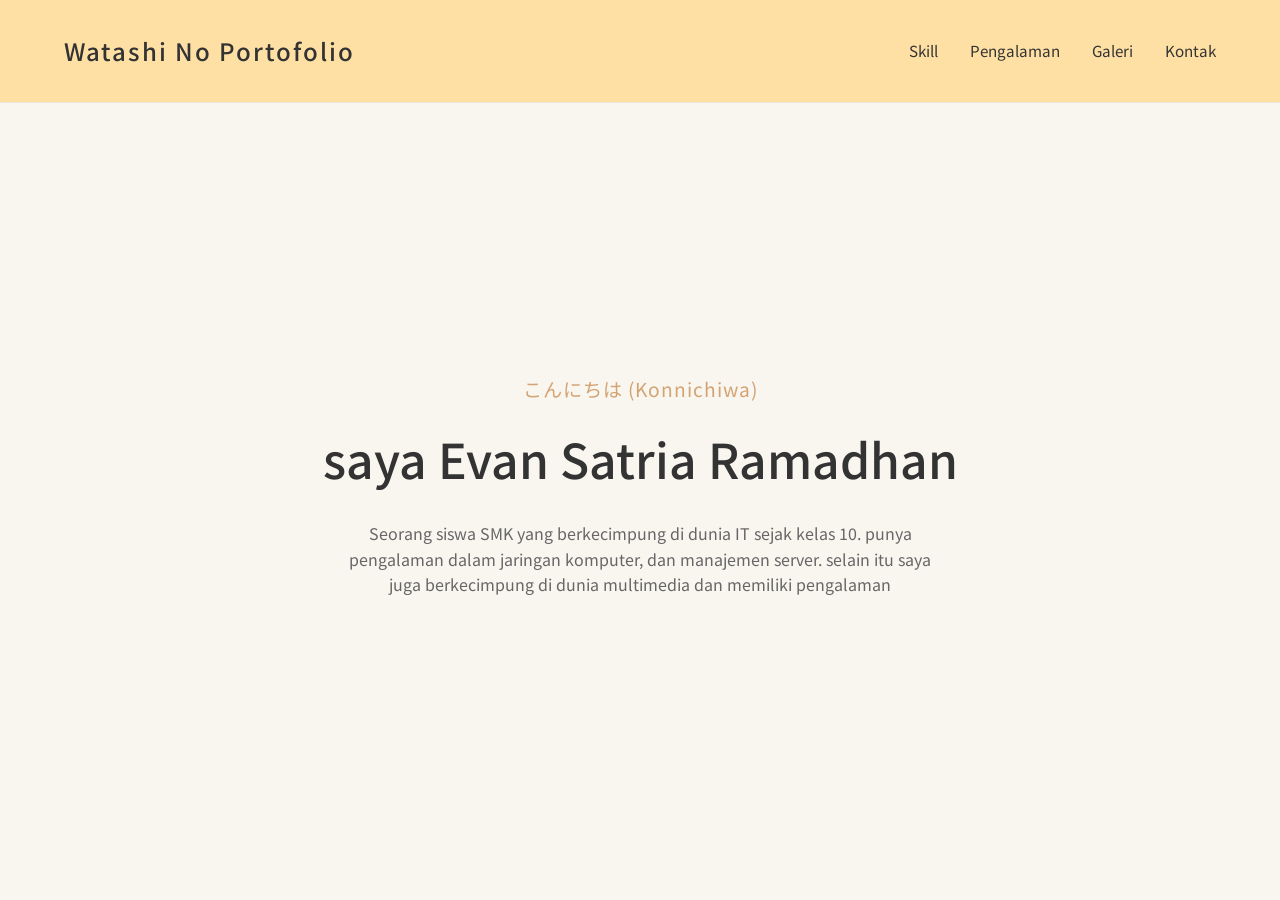
<file: index.html>
<!DOCTYPE html>
<html lang="id">
<head>
    <meta charset="UTF-8">
    <meta name="viewport" content="width=device-width, initial-scale=1.0">
    <title></title>
    <link rel="stylesheet" href="style.css">
</head>
<body>

    <header>
        <a href="index.html" class="logo">Watashi No Portofolio</a>
        <nav>
            <ul>
                <li><a href="skill.html">Skill</a></li>
                <li><a href="pengalaman.html">Pengalaman</a></li>
                <li><a href="gallery.html">Galeri</a></li>
                <li><a href="kontak.html">Kontak</a></li>
            </ul>
        </nav>
    </header>

    <main class="container">
        <p class="hero-subtitle">こんにちは (Konnichiwa)</p>
        <h1 class="hero-title">saya  Evan Satria Ramadhan </h1>
        <p class="hero-desc">
            Seorang siswa SMK yang berkecimpung di dunia IT sejak kelas 10. punya pengalaman dalam jaringan komputer, dan manajemen server. selain itu saya juga berkecimpung di dunia multimedia dan memiliki pengalaman 
        </p>
    </main>

</body>
</html>
</file>
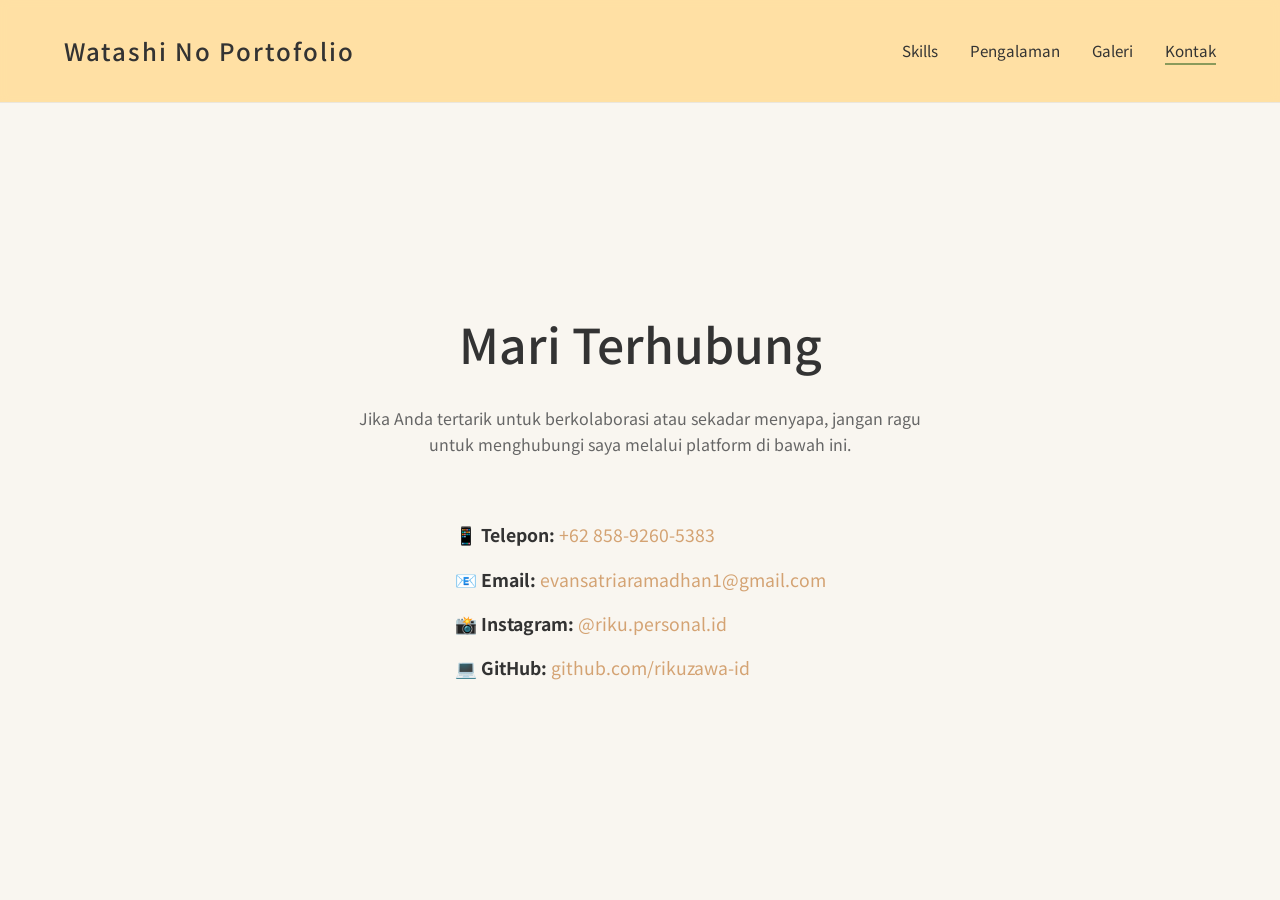
<file: kontak.html>
<!DOCTYPE html>
<html lang="id">
<head>
    <meta charset="UTF-8">
    <meta name="viewport" content="width=device-width, initial-scale=1.0">
    <title>Kontak - Portofolio</title>
    <link rel="stylesheet" href="style.css">
</head>
<body>

    <header>
        <a href="index.html" class="logo">Watashi No Portofolio</a>
        <nav>
            <ul>
                <li><a href="skill.html">Skills</a></li>
                <li><a href="pengalaman.html">Pengalaman</a></li>
                <li><a href="gallery.html">Galeri</a></li>
                <li><a href="kontak.html" class="active">Kontak</a></li>
            </ul>
        </nav>
    </header>

    <main class="container">
        <h1 class="hero-title">Mari Terhubung</h1>
        <p class="hero-desc">Jika Anda tertarik untuk berkolaborasi atau sekadar menyapa, jangan ragu untuk menghubungi saya melalui platform di bawah ini.</p>
        
        <ul class="contact-list">
            <li>📱 <strong>Telepon:</strong> <a href="https://wa.me/6285892605383" target="_blank">+62 858-9260-5383</a></li>
            <li>📧 <strong>Email:</strong> <a href="mailto:evansatriaramadhan1@gmail.com">evansatriaramadhan1@gmail.com</a></li>
            <li>📸 <strong>Instagram:</strong> <a href="https://instagram.com/riku.personal.id" target="_blank">@riku.personal.id</a></li>
            <li>💻 <strong>GitHub:</strong> <a href="https://github.com/rikuzawa-id" target="_blank">github.com/rikuzawa-id</a></li>
        </ul>
    </main>

</body>
</html>
</file>
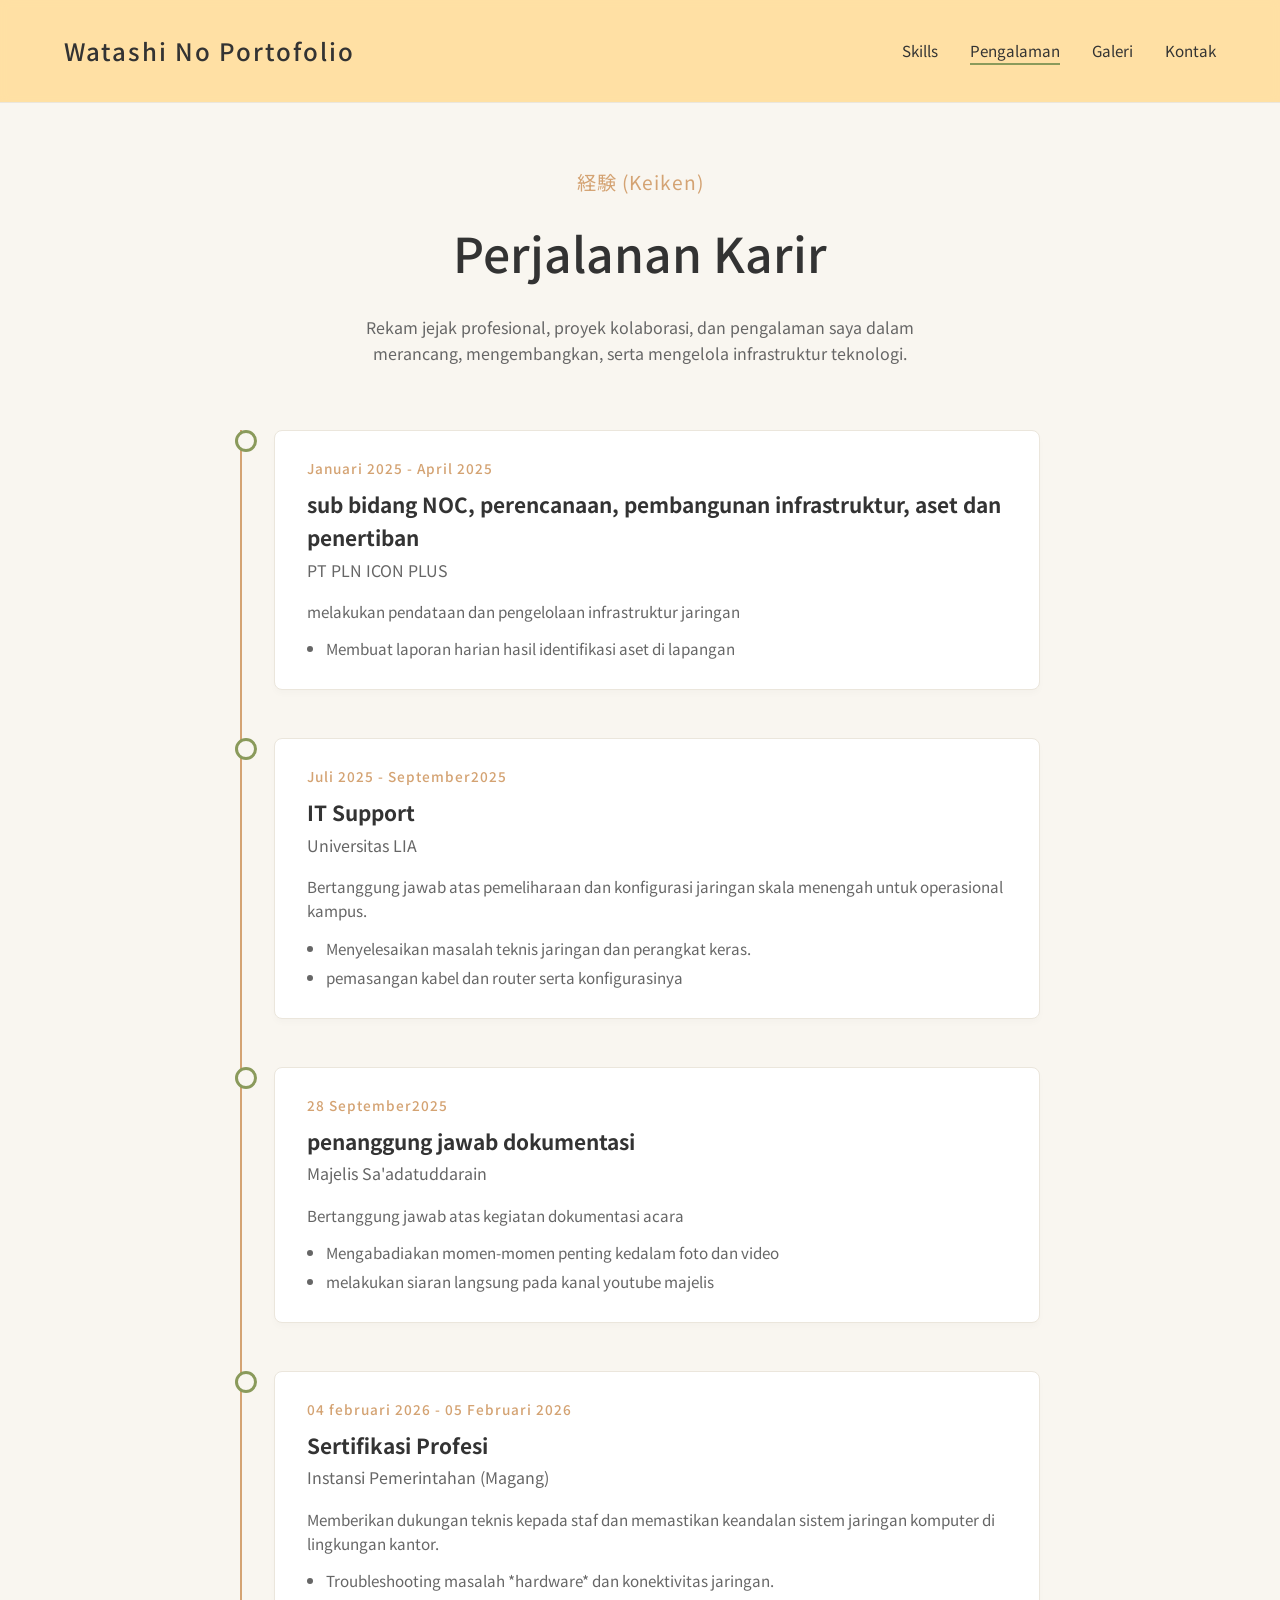
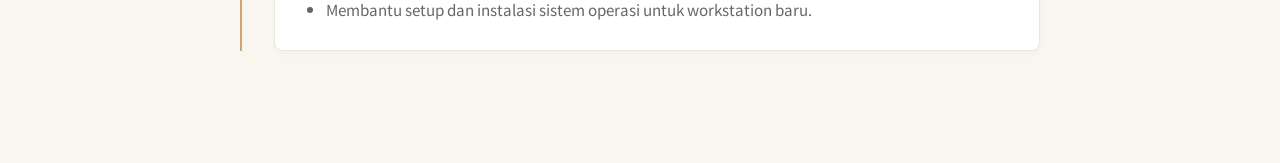
<file: pengalaman.html>
<!DOCTYPE html>
<html lang="id">
<head>
    <meta charset="UTF-8">
    <meta name="viewport" content="width=device-width, initial-scale=1.0">
    <title>Pengalaman - Portofolio</title>
    
    <style>
        /* Import font yang clean dan minimalis */
        @import url('https://fonts.googleapis.com/css2?family=Noto+Sans+JP:wght@300;400;500&display=swap');

        :root {
            --bg-color: #F9F6F0; /* Kertas beras hangat */
            --text-primary: #333333; /* Abu-abu arang */
            --text-secondary: #666666;
            --accent-color: #D4A373; /* Kayu hangat */
            --accent-hover: #8A9A5B; /* Matcha pudar */
        }

        * {
            margin: 0;
            padding: 0;
            box-sizing: border-box;
            font-family: 'Noto Sans JP', sans-serif;
        }

        body {
            background-color: var(--bg-color);
            color: var(--text-primary);
            line-height: 1.6;
            display: flex;
            flex-direction: column;
            min-height: 100vh;
        }

        /* Navbar Styling */
        header {
            display: flex;
            justify-content: space-between;
            align-items: center;
            padding: 2rem 5%;
            background-color: rgba(255, 222, 156, 0.9);
            backdrop-filter: blur(5px);
            border-bottom: 1px solid #EBE6DC;
            position: sticky;
            top: 0;
            z-index: 100;
        }

        .logo {
            font-size: 1.5rem;
            font-weight: 500;
            letter-spacing: 2px;
            color: var(--text-primary);
            text-decoration: none;
        }

        nav ul {
            display: flex;
            gap: 2rem;
            list-style: none;
        }

        nav ul li a {
            text-decoration: none;
            color: var(--text-primary);
            font-weight: 400;
            font-size: 0.95rem;
            transition: all 0.3s ease;
            position: relative;
        }

        nav ul li a::after {
            content: '';
            position: absolute;
            width: 0;
            height: 2px;
            bottom: -4px;
            left: 0;
            background-color: var(--accent-hover);
            transition: width 0.3s ease;
        }

        nav ul li a:hover::after,
        nav ul li a.active::after {
            width: 100%;
        }

        nav ul li a:hover {
            color: var(--accent-hover);
        }

        /* Container Content */
        .container {
            flex: 1;
            display: flex;
            flex-direction: column;
            align-items: center;
            padding: 4rem 5%;
            text-align: center;
            animation: fadeIn 0.8s ease-in-out;
        }

        .hero-subtitle {
            color: var(--accent-color);
            font-size: 1.2rem;
            margin-bottom: 1rem;
            letter-spacing: 1px;
        }

        .hero-title {
            font-size: 3rem;
            font-weight: 500;
            margin-bottom: 1.5rem;
        }

        .hero-desc {
            max-width: 600px;
            color: var(--text-secondary);
            margin-bottom: 3rem;
        }

        @keyframes fadeIn {
            from { opacity: 0; transform: translateY(10px); }
            to { opacity: 1; transform: translateY(0); }
        }

        /* --- Styling Khusus Halaman Pengalaman (Timeline) --- */
        .timeline-container {
            width: 100%;
            max-width: 800px;
            text-align: left; /* Teks di dalam timeline rata kiri */
            margin-top: 1rem;
        }

        .timeline {
            position: relative;
            padding-left: 2rem;
            border-left: 2px solid var(--accent-color); /* Garis vertikal utama */
        }

        .timeline-item {
            position: relative;
            margin-bottom: 3rem;
        }

        /* Titik (Dot) pada garis timeline */
        .timeline-item::before {
            content: '';
            position: absolute;
            left: -2.45rem; /* Posisi titik tepat di atas garis */
            top: 0;
            width: 16px;
            height: 16px;
            border-radius: 50%;
            background-color: var(--bg-color);
            border: 3px solid var(--accent-hover);
            transition: background-color 0.3s ease;
        }

        .timeline-item:hover::before {
            background-color: var(--accent-hover);
        }

        .timeline-content {
            background-color: #FFFFFF;
            padding: 1.5rem 2rem;
            border: 1px solid #EBE6DC;
            border-radius: 8px;
            box-shadow: 0 4px 6px rgba(0, 0, 0, 0.02);
            transition: transform 0.3s ease, box-shadow 0.3s ease;
        }

        .timeline-item:hover .timeline-content {
            transform: translateX(10px); /* Efek geser sedikit ke kanan saat di-hover */
            box-shadow: 0 8px 15px rgba(0, 0, 0, 0.05);
            border-color: var(--accent-hover);
        }

        .timeline-date {
            display: inline-block;
            font-size: 0.85rem;
            color: var(--accent-color);
            font-weight: 500;
            margin-bottom: 0.5rem;
            letter-spacing: 1px;
        }

        .timeline-content h3 {
            color: var(--text-primary);
            font-size: 1.3rem;
            margin-bottom: 0.2rem;
        }

        .timeline-content h4 {
            color: var(--text-secondary);
            font-size: 1rem;
            font-weight: 400;
            margin-bottom: 1rem;
        }

        .timeline-content p {
            color: var(--text-secondary);
            font-size: 0.95rem;
            line-height: 1.6;
        }
        
        /* List di dalam deskripsi pengalaman */
        .timeline-content ul {
            margin-top: 0.8rem;
            padding-left: 1.2rem;
            color: var(--text-secondary);
            font-size: 0.95rem;
        }

        .timeline-content ul li {
            margin-bottom: 0.3rem;
        }

    </style>
</head>
<body>

    <header>
        <a href="index.html" class="logo">Watashi No Portofolio</a>
        <nav>
            <ul>
                <li><a href="skill.html">Skills</a></li>
                <li><a href="pengalaman.html" class="active">Pengalaman</a></li>
                <li><a href="gallery.html">Galeri</a></li>
                <li><a href="kontak.html">Kontak</a></li>
            </ul>
        </nav>
    </header>

    <main class="container">
        <p class="hero-subtitle">経験 (Keiken)</p>
        <h1 class="hero-title">Perjalanan Karir</h1>
        <p class="hero-desc">Rekam jejak profesional, proyek kolaborasi, dan pengalaman saya dalam merancang, mengembangkan, serta mengelola infrastruktur teknologi.</p>
        
        <div class="timeline-container">
            <div class="timeline">
                
                <div class="timeline-item">
                    <div class="timeline-content">
                        <span class="timeline-date">Januari 2025 - April 2025</span>
                        <h3>sub bidang NOC, perencanaan, pembangunan infrastruktur, aset dan penertiban</h3>
                        <h4>PT PLN ICON PLUS</h4>
                        <p>melakukan pendataan dan pengelolaan infrastruktur jaringan</p>
                        <ul>
                            <li>Membuat laporan harian hasil identifikasi aset di lapangan</li>
                        </ul>
                    </div>
                </div>

                <div class="timeline-item">
                    <div class="timeline-content">
                        <span class="timeline-date">Juli 2025 - September2025</span>
                        <h3>IT Support</h3>
                        <h4>Universitas LIA</h4>
                        <p>Bertanggung jawab atas pemeliharaan dan konfigurasi jaringan skala menengah untuk operasional kampus.</p>
                        <ul>
                            <li>Menyelesaikan masalah teknis jaringan dan perangkat keras.</li>
                            <li>pemasangan kabel dan router serta konfigurasinya</li>
                        </ul>
                    </div>
                </div>

                <div class="timeline-item">
                    <div class="timeline-content">
                        <span class="timeline-date">28 September2025</span>
                        <h3>penanggung jawab dokumentasi</h3>
                        <h4>Majelis Sa'adatuddarain</h4>
                        <p>Bertanggung jawab atas kegiatan dokumentasi acara</p>
                        <ul>
                            <li>Mengabadiakan momen-momen penting kedalam foto dan video</li>
                            <li>melakukan siaran langsung pada kanal youtube majelis</li>
                        </ul>
                    </div>
                </div>

                <div class="timeline-item">
                    <div class="timeline-content">
                        <span class="timeline-date">04 februari 2026 - 05 Februari 2026</span>
                        <h3> Sertifikasi Profesi</h3>
                        <h4>Instansi Pemerintahan (Magang)</h4>
                        <p>Memberikan dukungan teknis kepada staf dan memastikan keandalan sistem jaringan komputer di lingkungan kantor.</p>
                        <ul>
                            <li>Troubleshooting masalah *hardware* dan konektivitas jaringan.</li>
                            <li>Membantu setup dan instalasi sistem operasi untuk workstation baru.</li>
                        </ul>
                    </div>
                </div>

            </div>
        </div>
    </main>

</body>
</html>
</file>
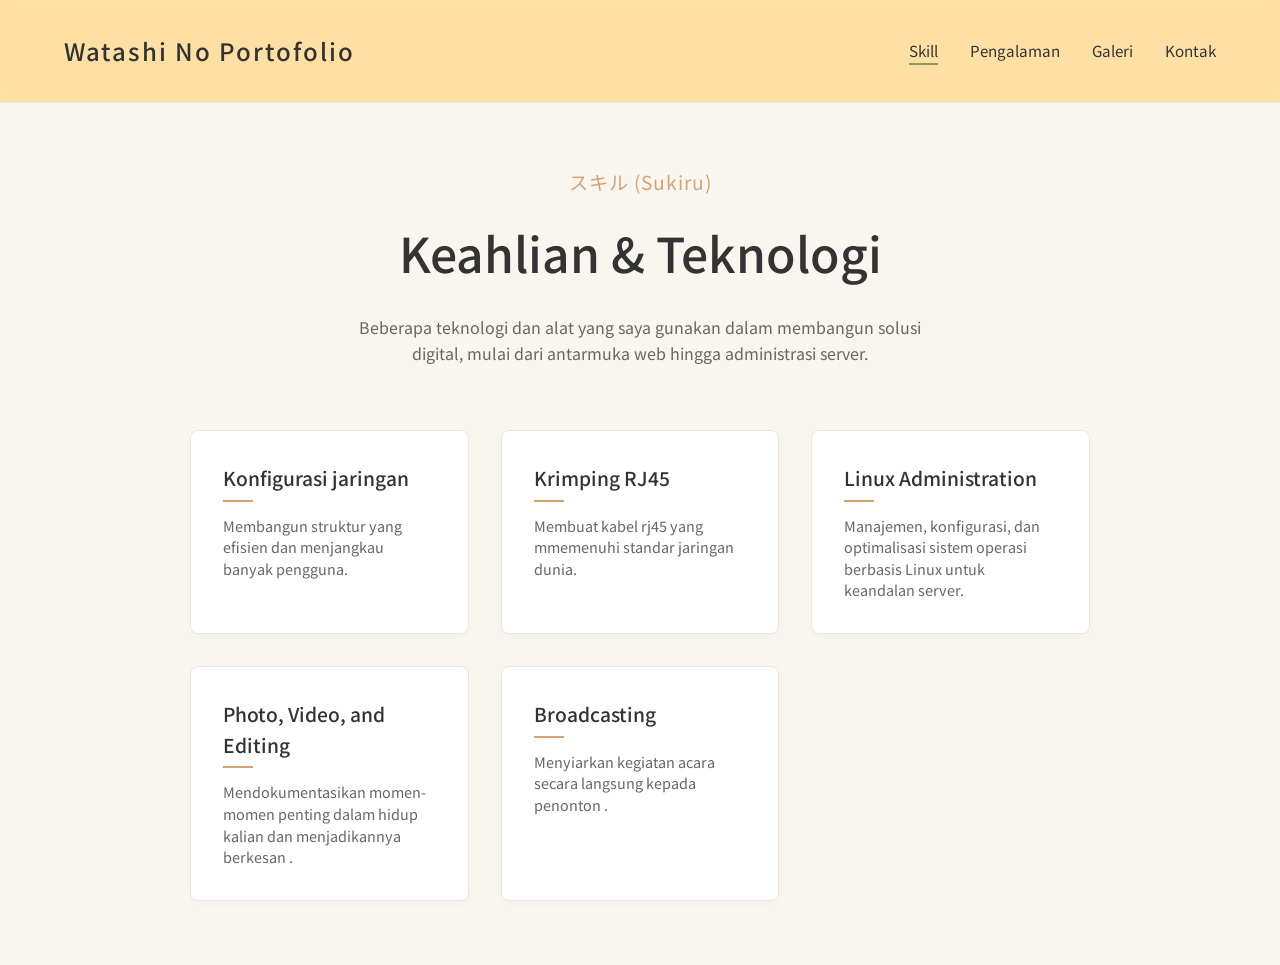
<file: skill.html>
<!DOCTYPE html>
<html lang="id">
<head>
    <meta charset="UTF-8">
    <meta name="viewport" content="width=device-width, initial-scale=1.0">
    <title>Skills - Portofolio</title>
    
    <style>
        /* Import font yang clean dan minimalis */
        @import url('https://fonts.googleapis.com/css2?family=Noto+Sans+JP:wght@300;400;500&display=swap');

        :root {
            --bg-color: #F9F6F0; /* Kertas beras hangat */
            --text-primary: #333333; /* Abu-abu arang */
            --text-secondary: #666666;
            --accent-color: #D4A373; /* Kayu hangat */
            --accent-hover: #8A9A5B; /* Matcha pudar */
        }

        * {
            margin: 0;
            padding: 0;
            box-sizing: border-box;
            font-family: 'Noto Sans JP', sans-serif;
        }

        body {
            background-color: var(--bg-color);
            color: var(--text-primary);
            line-height: 1.6;
            display: flex;
            flex-direction: column;
            min-height: 100vh;
        }

        /* Navbar Styling */
        header {
            display: flex;
            justify-content: space-between;
            align-items: center;
            padding: 2rem 5%;
            background-color: rgba(255, 222, 156, 0.9);
            backdrop-filter: blur(5px);
            border-bottom: 1px solid #EBE6DC;
            position: sticky;
            top: 0;
            z-index: 100;
        }

        .logo {
            font-size: 1.5rem;
            font-weight: 500;
            letter-spacing: 2px;
            color: var(--text-primary);
            text-decoration: none;
        }

        nav ul {
            display: flex;
            gap: 2rem;
            list-style: none;
        }

        nav ul li a {
            text-decoration: none;
            color: var(--text-primary);
            font-weight: 400;
            font-size: 0.95rem;
            transition: all 0.3s ease;
            position: relative;
        }

        /* Efek interaktif garis bawah ala brush stroke tipis */
        nav ul li a::after {
            content: '';
            position: absolute;
            width: 0;
            height: 2px;
            bottom: -4px;
            left: 0;
            background-color: var(--accent-hover);
            transition: width 0.3s ease;
        }

        nav ul li a:hover::after,
        nav ul li a.active::after {
            width: 100%;
        }

        nav ul li a:hover {
            color: var(--accent-hover);
        }

        /* Container Content */
        .container {
            flex: 1;
            display: flex;
            flex-direction: column;
            justify-content: center;
            align-items: center;
            padding: 4rem 5%;
            text-align: center;
            animation: fadeIn 0.8s ease-in-out;
        }

        /* Hero / Header Section */
        .hero-subtitle {
            color: var(--accent-color);
            font-size: 1.2rem;
            margin-bottom: 1rem;
            letter-spacing: 1px;
        }

        .hero-title {
            font-size: 3rem;
            font-weight: 500;
            margin-bottom: 1.5rem;
        }

        .hero-desc {
            max-width: 600px;
            color: var(--text-secondary);
            margin-bottom: 2rem;
        }

        /* Animasi Fade In Lembut */
        @keyframes fadeIn {
            from { opacity: 0; transform: translateY(10px); }
            to { opacity: 1; transform: translateY(0); }
        }

        /* --- Styling Khusus Halaman Skills --- */
        .skills-grid {
            display: grid;
            grid-template-columns: repeat(auto-fit, minmax(250px, 1fr));
            gap: 2rem;
            width: 100%;
            max-width: 900px;
            margin-top: 2rem;
        }

        .skill-card {
            background-color: #FFFFFF;
            padding: 2rem;
            border: 1px solid #EBE6DC;
            border-radius: 8px;
            text-align: left;
            transition: transform 0.3s ease, box-shadow 0.3s ease;
            box-shadow: 0 4px 6px rgba(0, 0, 0, 0.02);
        }

        .skill-card h3 {
            color: var(--text-primary);
            font-size: 1.2rem;
            margin-bottom: 0.8rem;
            font-weight: 500;
            position: relative;
            padding-bottom: 0.5rem;
        }

        /* Garis aksen kecil di bawah judul skill */
        .skill-card h3::after {
            content: '';
            position: absolute;
            bottom: 0;
            left: 0;
            width: 30px;
            height: 2px;
            background-color: var(--accent-color);
            transition: width 0.3s ease;
        }

        .skill-card p {
            color: var(--text-secondary);
            font-size: 0.9rem;
            line-height: 1.5;
        }

        /* Efek Hover (Melayang) pada Card */
        .skill-card:hover {
            transform: translateY(-5px);
            box-shadow: 0 8px 15px rgba(0, 0, 0, 0.05);
            border-color: var(--accent-hover);
        }

        .skill-card:hover h3::after {
            width: 50px;
            background-color: var(--accent-hover);
        }
    </style>
</head>
<body>

    <header>
        <a href="index.html" class="logo">Watashi No Portofolio</a>
        <nav>
            <ul>
                <li><a href="skill.html" class="active">Skill</a></li>
                <li><a href="pengalaman.html">Pengalaman</a></li>
                <li><a href="gallery.html">Galeri</a></li>
                <li><a href="kontak.html">Kontak</a></li>
            </ul>
        </nav>
    </header>

    <main class="container">
        <p class="hero-subtitle">スキル (Sukiru)</p>
        <h1 class="hero-title">Keahlian & Teknologi</h1>
        <p class="hero-desc">Beberapa teknologi dan alat yang saya gunakan dalam membangun solusi digital, mulai dari antarmuka web hingga administrasi server.</p>
        
        <div class="skills-grid">
            <div class="skill-card">
                <h3>Konfigurasi jaringan</h3>
                <p>Membangun struktur yang efisien dan menjangkau banyak pengguna.</p>
            </div>
            
            <div class="skill-card">
                <h3>Krimping RJ45</h3>
                <p>Membuat kabel rj45 yang mmemenuhi standar jaringan dunia.</p>
            </div>
            
            <div class="skill-card">
                <h3>Linux Administration</h3>
                <p>Manajemen, konfigurasi, dan optimalisasi sistem operasi berbasis Linux untuk keandalan server.</p>
            </div>
            
            <div class="skill-card">
                <h3>Photo, Video, and Editing</h3>
                <p>Mendokumentasikan momen-momen penting dalam hidup kalian dan menjadikannya berkesan .</p>
            </div>

            <div class="skill-card">
                <h3>Broadcasting</h3>
                <p>Menyiarkan kegiatan acara secara langsung kepada penonton .</p>
            </div>
        </div>
    </main>

</body>
</html>
</file>
<file: style.css>
/* Import font yang clean dan minimalis */
@import url('https://fonts.googleapis.com/css2?family=Noto+Sans+JP:wght@300;400;500&display=swap');

:root {
    --bg-color: #F9F6F0; /* Kertas beras hangat */
    --text-primary: #333333; /* Abu-abu arang */
    --text-secondary: #666666;
    --accent-color: #D4A373; /* Kayu hangat */
    --accent-hover: #8A9A5B; /* Matcha pudar */
}

* {
    margin: 0;
    padding: 0;
    box-sizing: border-box;
    font-family: 'Noto Sans JP', sans-serif;
}

body {
    background-color: var(--bg-color);
    color: var(--text-primary);
    line-height: 1.6;
    display: flex;
    flex-direction: column;
    min-height: 100vh;
}

/* Navbar Styling */
header {
    display: flex;
    justify-content: space-between;
    align-items: center;
    padding: 2rem 5%;
    background-color: rgba(255, 222, 156, 0.9);
    backdrop-filter: blur(5px);
    border-bottom: 1px solid #EBE6DC;
    position: sticky;
    top: 0;
    z-index: 100;
}

.logo {
    font-size: 1.5rem;
    font-weight: 500;
    letter-spacing: 2px;
    color: var(--text-primary);
    text-decoration: none;
}

nav ul {
    display: flex;
    gap: 2rem;
    list-style: none;
}

nav ul li a {
    text-decoration: none;
    color: var(--text-primary);
    font-weight: 400;
    font-size: 0.95rem;
    transition: all 0.3s ease;
    position: relative;
}

/* Efek interaktif garis bawah ala brush stroke tipis */
nav ul li a::after {
    content: '';
    position: absolute;
    width: 0;
    height: 2px;
    bottom: -4px;
    left: 0;
    background-color: var(--accent-hover);
    transition: width 0.3s ease;
}

nav ul li a:hover::after,
nav ul li a.active::after {
    width: 100%;
}

nav ul li a:hover {
    color: var(--accent-hover);
}

/* Container Content */
.container {
    flex: 1;
    display: flex;
    flex-direction: column;
    justify-content: center;
    align-items: center;
    padding: 4rem 5%;
    text-align: center;
    animation: fadeIn 0.8s ease-in-out;
}

/* Hero Section */
.hero-subtitle {
    color: var(--accent-color);
    font-size: 1.2rem;
    margin-bottom: 1rem;
    letter-spacing: 1px;
}

.hero-title {
    font-size: 3rem;
    font-weight: 500;
    margin-bottom: 1.5rem;
}

.hero-desc {
    max-width: 600px;
    color: var(--text-secondary);
    margin-bottom: 2rem;
}

/* Animasi Fade In Lembut */
@keyframes fadeIn {
    from { opacity: 0; transform: translateY(10px); }
    to { opacity: 1; transform: translateY(0); }
}

/* Contact List */
.contact-list {
    list-style: none;
    text-align: left;
    margin-top: 2rem;
}

.contact-list li {
    margin-bottom: 1rem;
    font-size: 1.1rem;
}

.contact-list a {
    color: var(--accent-color);
    text-decoration: none;
    transition: color 0.3s ease;
}

.contact-list a:hover {
    color: var(--accent-hover);
}
</file>
